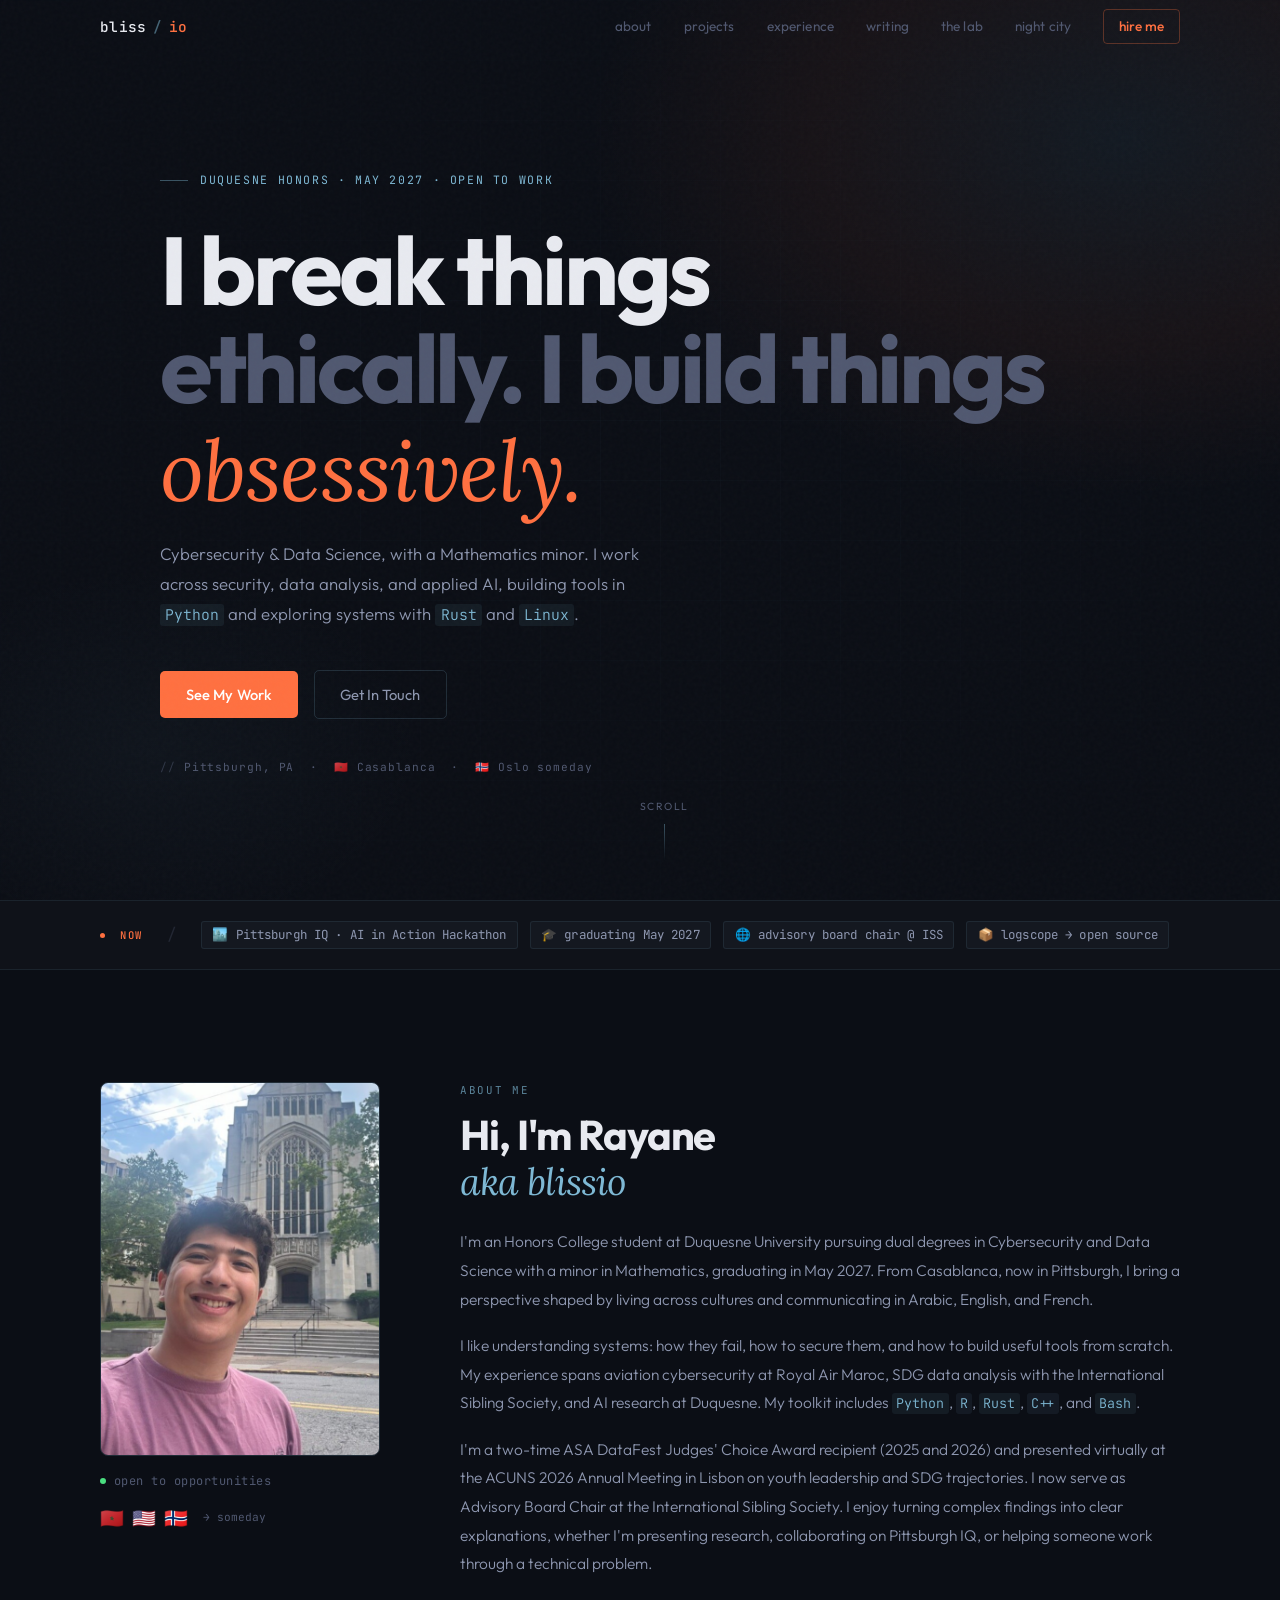
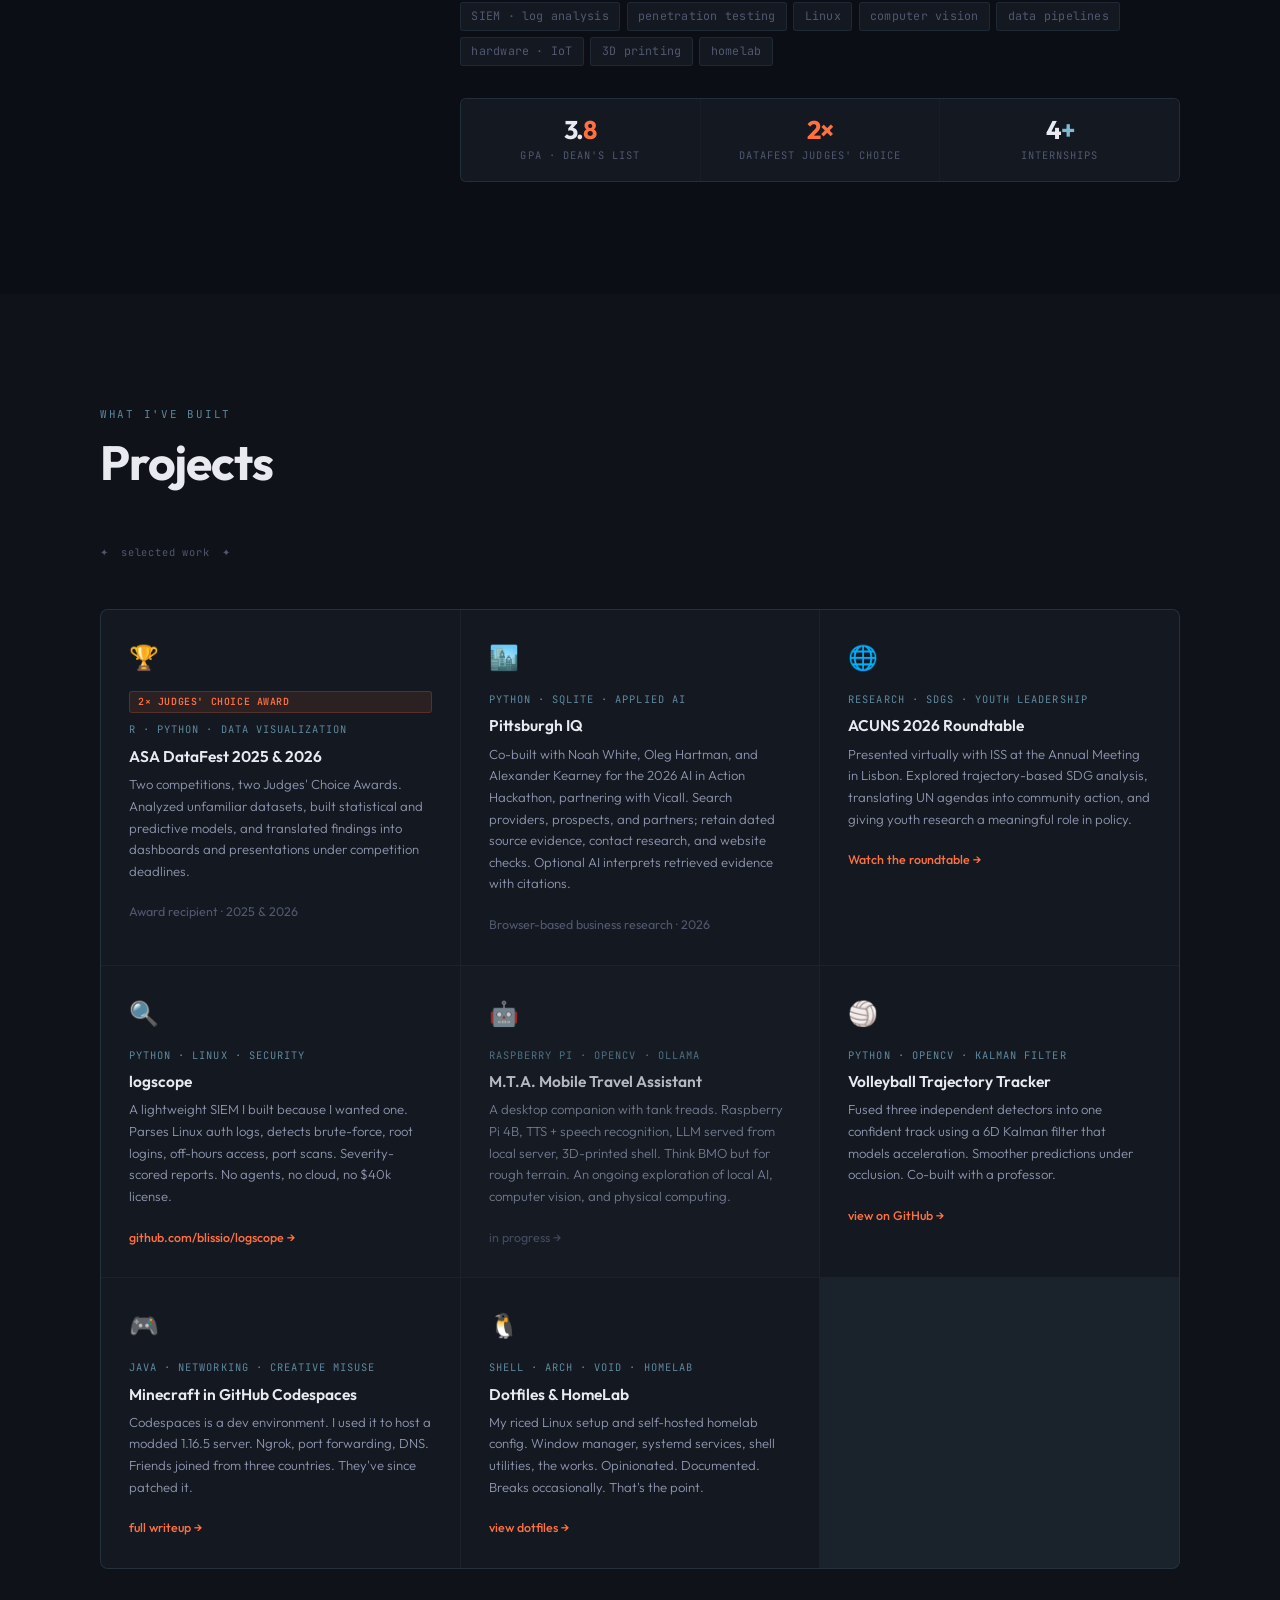
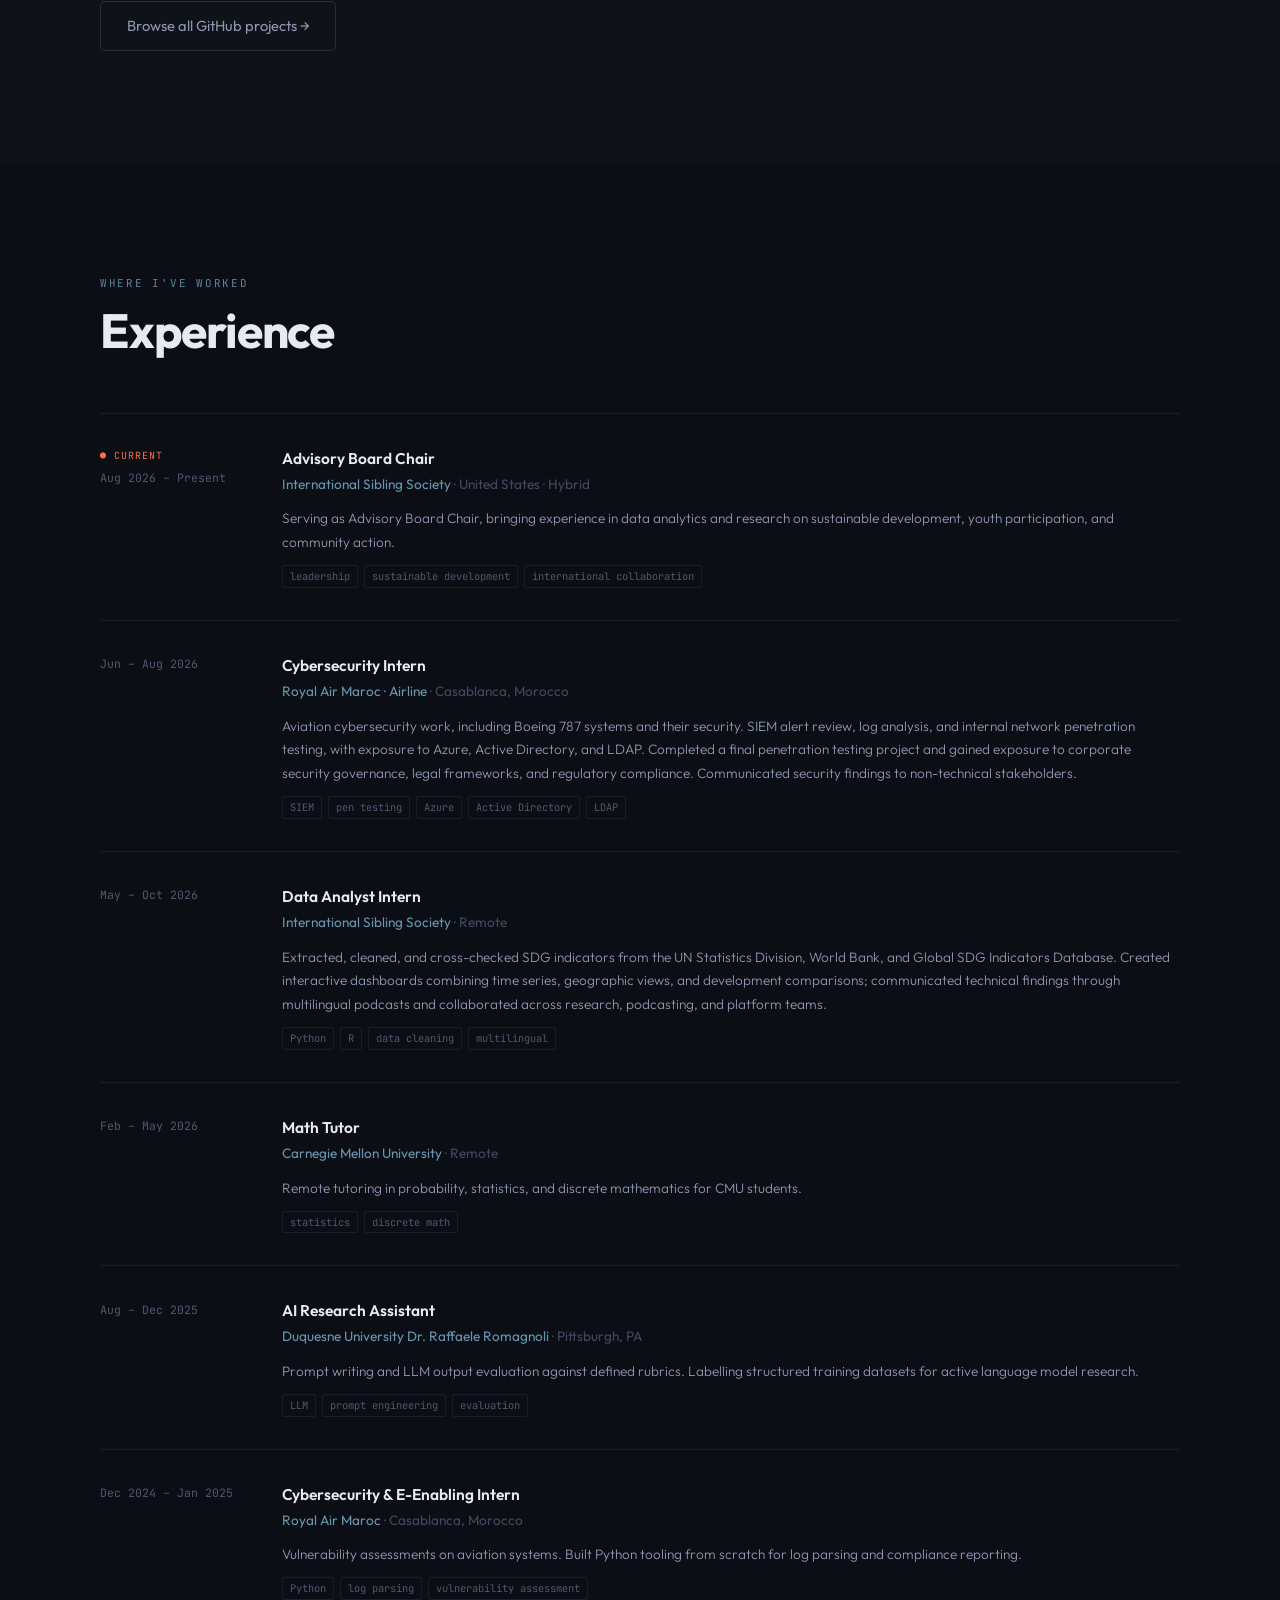
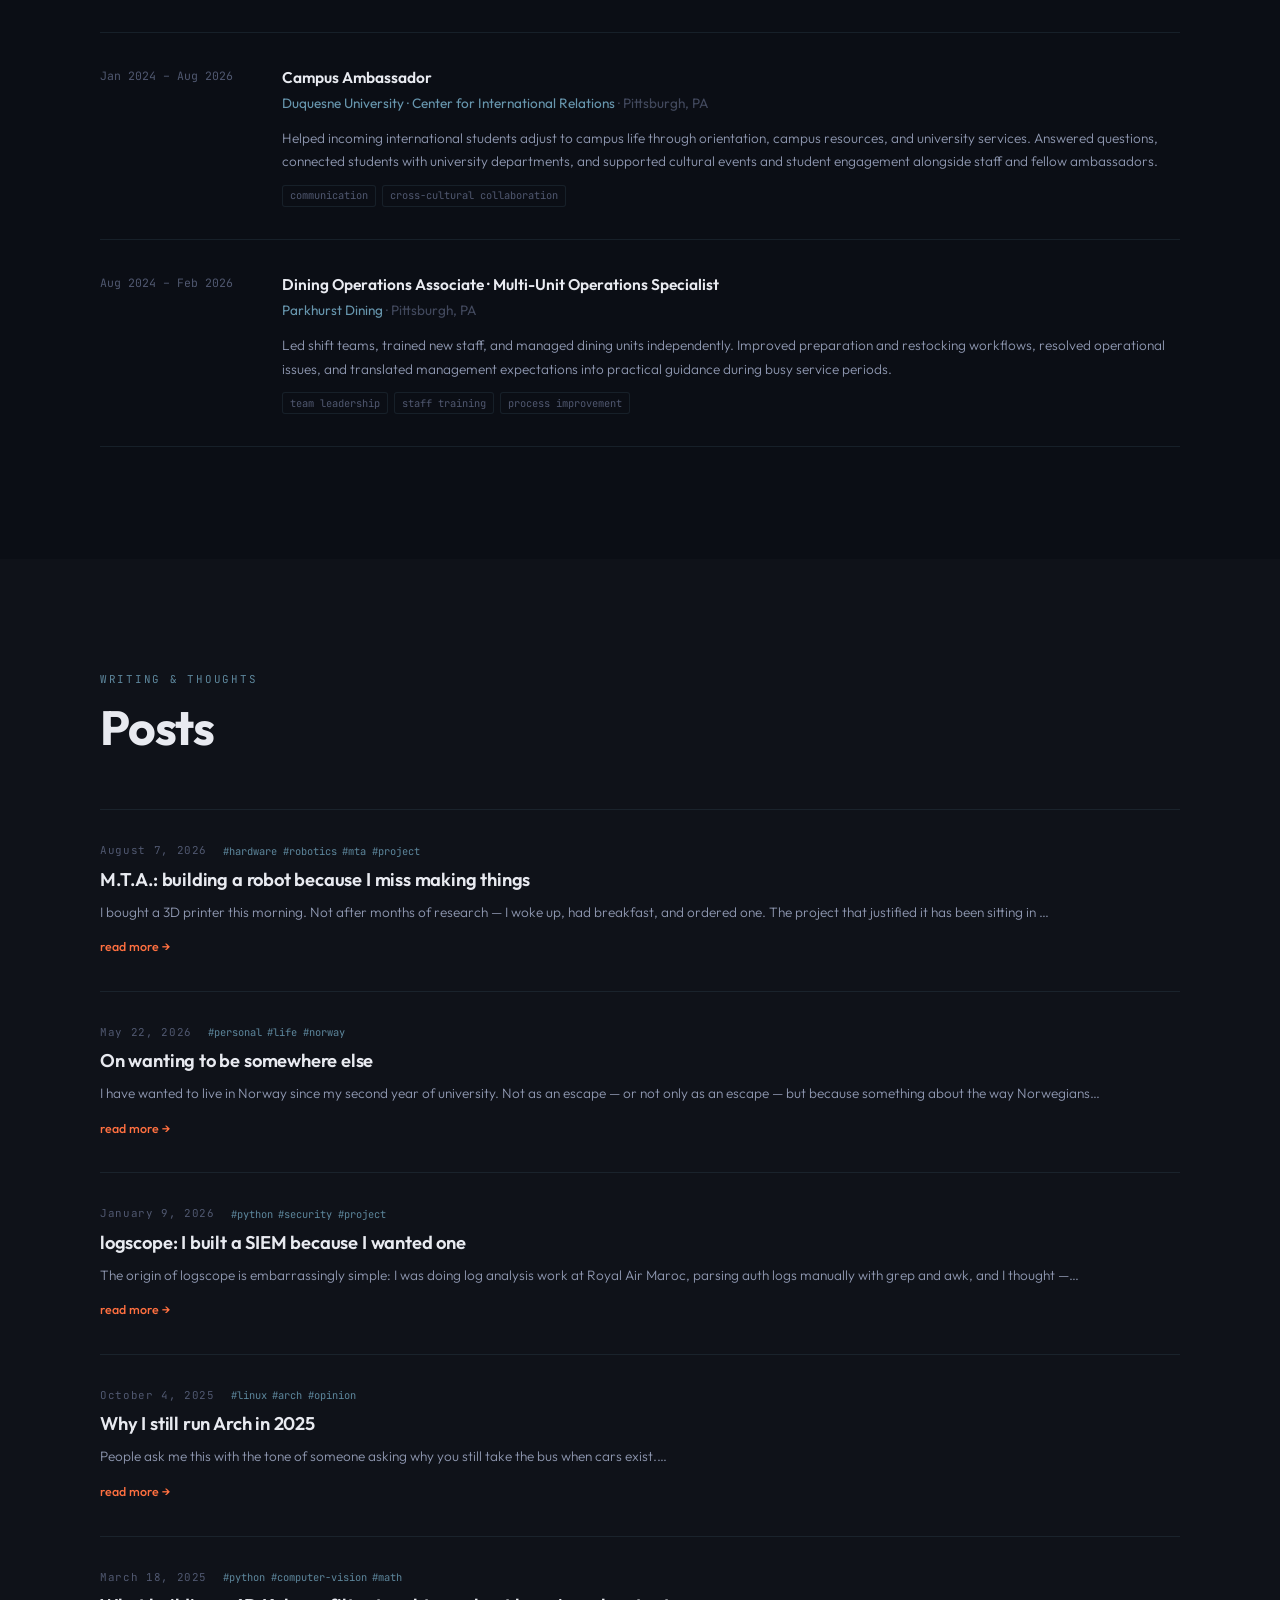
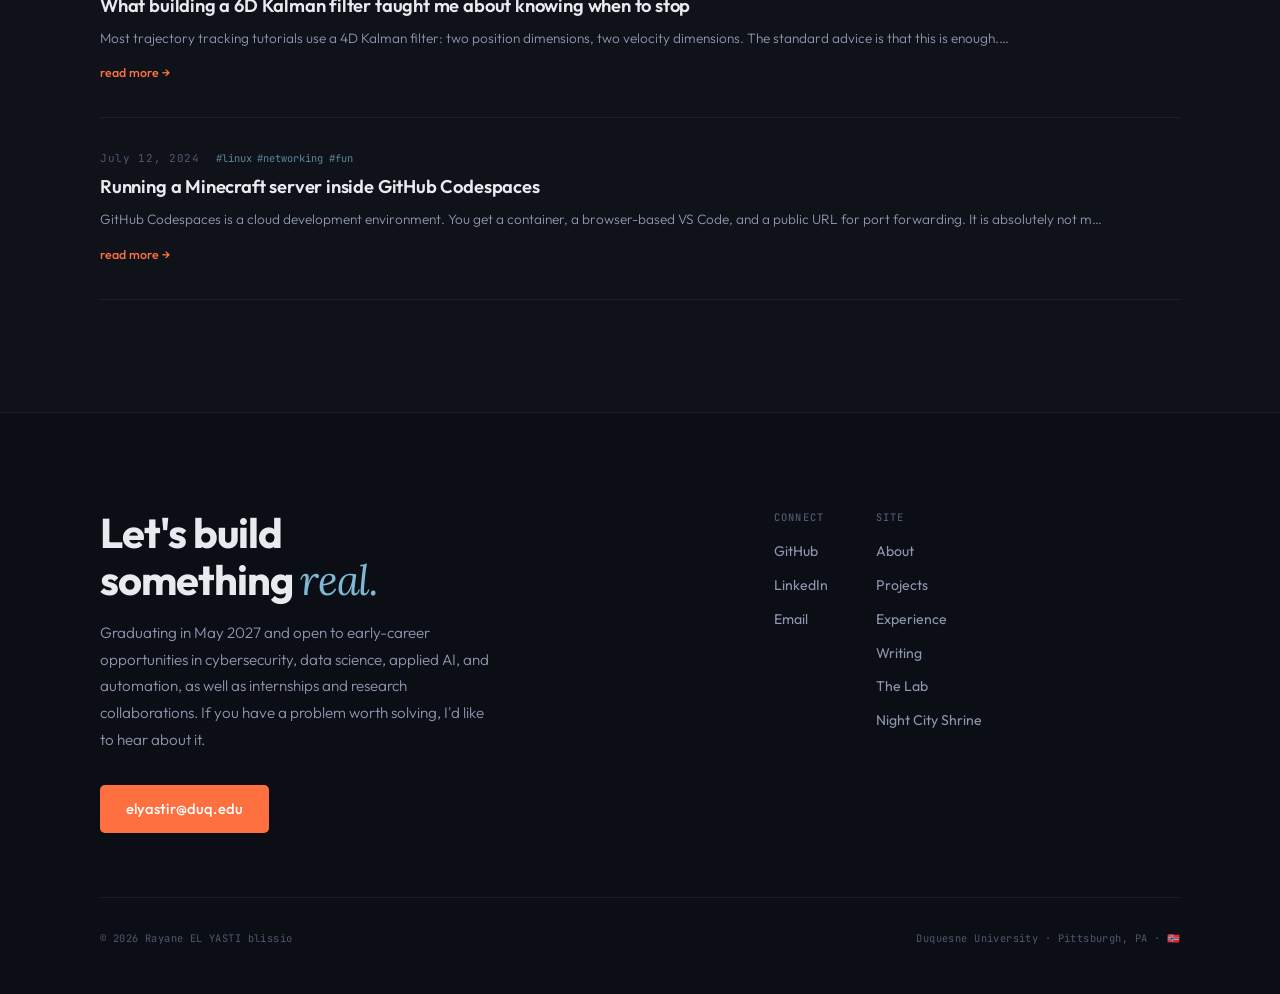
<file: index.html>
<!DOCTYPE html>
<html lang="en">
<head>
    <meta charset="UTF-8">
    <meta name="viewport" content="width=device-width, initial-scale=1.0">
    <title>Rayane EL YASTI  blissio</title>
    <meta name="description" content="Rayane El Yasti: Duquesne Honors student in Cybersecurity and Data Science, mathematics minor, two-time ASA DataFest Judges' Choice recipient. Security, applied AI, and data projects.">
    <link rel="icon" type="image/x-icon" href="icon.png">
    <link href="https://fonts.googleapis.com/css2?family=Outfit:ital,wght@0,300;0,400;0,500;0,600;0,700;1,300;1,400&family=JetBrains+Mono:wght@300;400;500&family=Lora:ital,wght@0,600;1,400;1,600&display=swap" rel="stylesheet">
    <link rel="stylesheet" href="style.css">
</head>
<body>

    <nav class="navbar" id="navbar">
        <div class="nav-inner">
            <a href="#hero" class="nav-logo">
                bliss<span class="nav-logo-slash">/</span><span class="nav-logo-accent">io</span>
            </a>
            <div class="nav-links" id="navLinks">
                <a href="#about">about</a>
                <a href="#projects">projects</a>
                <a href="#experience">experience</a>
                <a href="#posts">writing</a>
                <a href="lab.html">the lab</a><a href="shrine.html">night city</a>
                <a href="#contact" class="nav-cta">hire me</a>
            </div>
            <button class="nav-toggle" id="navToggle" aria-label="Toggle menu">
                <span></span><span></span><span></span>
            </button>
        </div>
    </nav>

    <section class="hero" id="hero">
        <div class="hero-bg">
            <div class="hero-aurora"></div>
            <div class="hero-aurora-2"></div>
            <div class="hero-grid"></div>
        </div>
        <div class="hero-content">
            <div class="hero-eyebrow reveal">
                <span class="eyebrow-line"></span>
                Duquesne Honors · May 2027 · Open to Work
            </div>
            <h1 class="hero-title">
                <span class="line reveal delay-1">I break things</span>
                <span class="line dim reveal delay-2">ethically. I build things</span>
                <span class="line reveal delay-3"><span class="lora-line">obsessively.</span></span>
            </h1>
            <p class="hero-sub reveal delay-3">
                Cybersecurity &amp; Data Science, with a Mathematics minor.
                I work across security, data analysis, and applied AI, building
                tools in <code>Python</code> and exploring systems with <code>Rust</code> and <code>Linux</code>.
            </p>
            <div class="hero-actions reveal delay-4">
                <a href="#projects" class="btn-primary">See My Work</a>
                <a href="mailto:elyastir@duq.edu" class="btn-ghost">Get In Touch</a>
            </div>
            <div class="hero-location reveal delay-4">
                Pittsburgh, PA &nbsp;&middot;&nbsp; 🇲🇦 Casablanca &nbsp;&middot;&nbsp; 🇳🇴 Oslo someday
            </div>
        </div>
        <div class="hero-scroll-hint reveal delay-4">
            <span>scroll</span>
            <div class="scroll-line"></div>
        </div>
    </section>

    <!-- NOW STRIP -->
    <div class="now-strip">
        <div class="now-inner">
            <div class="now-label"><div class="now-dot"></div>&nbsp;now</div>
            <span class="now-sep">/</span>
            <div class="now-items">
                <span class="now-item">🏙️ Pittsburgh IQ · AI in Action Hackathon</span>
                <span class="now-item">🎓 graduating May 2027</span>
                <span class="now-item">🌐 advisory board chair @ ISS</span>
                <span class="now-item">📦 logscope → open source</span>
            </div>
        </div>
    </div>

    <!-- ABOUT -->
    <section class="section" id="about">
        <div class="container">
            <div class="about-layout">
                <div class="about-image-wrap reveal-left">
                    <div class="about-img-frame">
                        <img src="wallhaven-3.jpg" alt="Rayane" class="about-img">
                    </div>
                    <div class="about-badge">
                        <span class="badge-dot"></span>
                        open to opportunities
                    </div>
                    <div class="about-flags">
                        <span class="flag">🇲🇦</span>
                        <span class="flag">🇺🇸</span>
                        <span class="flag">🇳🇴</span>
                        <span class="flag-label">&nbsp;→ someday</span>
                    </div>
                </div>
                <div class="about-text reveal-right">
                    <div class="section-label">about me</div>
                    <h2>Hi, I'm Rayane <br><em>aka blissio</em></h2>
                    <p>I'm an Honors College student at Duquesne University pursuing dual degrees in Cybersecurity and Data Science with a minor in Mathematics, graduating in May 2027. From Casablanca, now in Pittsburgh, I bring a perspective shaped by living across cultures and communicating in Arabic, English, and French.</p>
                    <p>I like understanding systems: how they fail, how to secure them, and how to build useful tools from scratch. My experience spans aviation cybersecurity at Royal Air Maroc, SDG data analysis with the International Sibling Society, and AI research at Duquesne. My toolkit includes <code>Python</code>, <code>R</code>, <code>Rust</code>, <code>C++</code>, and <code>Bash</code>.</p>
                    <p>I'm a two-time ASA DataFest Judges' Choice Award recipient (2025 and 2026) and presented virtually at the ACUNS 2026 Annual Meeting in Lisbon on youth leadership and SDG trajectories. I now serve as Advisory Board Chair at the International Sibling Society. I enjoy turning complex findings into clear explanations, whether I'm presenting research, collaborating on Pittsburgh IQ, or helping someone work through a technical problem.</p>
                    <div class="about-chips">
                        <span class="chip">SIEM · log analysis</span>
                        <span class="chip">penetration testing</span>
                        <span class="chip">Linux</span>
                        <span class="chip">computer vision</span>
                        <span class="chip">data pipelines</span>
                        <span class="chip">hardware · IoT</span>
                        <span class="chip">3D printing</span>
                        <span class="chip">homelab</span>
                    </div>
                    <div class="stats-row">
                        <div class="stat-cell">
                            <div class="stat-num">3.<span class="acc">8</span></div>
                            <div class="stat-label">GPA · Dean's List</div>
                        </div>
                        <div class="stat-cell">
                            <div class="stat-num"><span class="acc">2×</span></div>
                            <div class="stat-label">DataFest Judges' Choice</div>
                        </div>
                        <div class="stat-cell">
                            <div class="stat-num">4<span class="fj">+</span></div>
                            <div class="stat-label">internships</div>
                        </div>
                    </div>
                </div>
            </div>
        </div>
    </section>

    <!-- PROJECTS -->
    <section class="section section-alt" id="projects">
        <div class="container">
            <div class="section-header reveal">
                <div class="section-label">what I've built</div>
                <h2>Projects</h2>
            </div>
            <div class="indie-rule reveal">selected work</div>
            <div class="projects-grid">
                <div class="project-card reveal" id="datafest">
                    <span class="project-emoji">🏆</span>
                    <span class="project-award">2× JUDGES' CHOICE AWARD</span>
                    <span class="project-tag">R · Python · Data visualization</span>
                    <h3>ASA DataFest 2025 &amp; 2026</h3>
                    <p>Two competitions, two Judges' Choice Awards. Analyzed unfamiliar datasets, built statistical and predictive models, and translated findings into dashboards and presentations under competition deadlines.</p>
                    <span class="project-wip-link">Award recipient · 2025 &amp; 2026</span>
                </div>

                <div class="project-card reveal delay-1">
                    <span class="project-emoji">🏙️</span>
                    <span class="project-tag">Python · SQLite · Applied AI</span>
                    <h3>Pittsburgh IQ</h3>
                    <p>Co-built with Noah White, Oleg Hartman, and Alexander Kearney for the 2026 AI in Action Hackathon, partnering with Vicall. Search providers, prospects, and partners; retain dated source evidence, contact research, and website checks. Optional AI interprets retrieved evidence with citations.</p>
                    <span class="project-wip-link">Browser-based business research · 2026</span>
                </div>



                <a class="project-card reveal delay-2" href="https://lnkd.in/epdrDZHY" target="_blank" rel="noopener">
                    <span class="project-emoji">🌐</span>
                    <span class="project-tag">Research · SDGs · Youth leadership</span>
                    <h3>ACUNS 2026 Roundtable</h3>
                    <p>Presented virtually with ISS at the Annual Meeting in Lisbon. Explored trajectory-based SDG analysis, translating UN agendas into community action, and giving youth research a meaningful role in policy.</p>
                    <span class="project-link">Watch the roundtable →</span>
                </a>

                <a class="project-card reveal" href="https://github.com/blissio/logscope" target="_blank" rel="noopener">
                    <span class="project-emoji">🔍</span>
                    <span class="project-tag">Python · Linux · Security</span>
                    <h3>logscope</h3>
                    <p>A lightweight SIEM I built because I wanted one. Parses Linux auth logs, detects brute-force, root logins, off-hours access, port scans. Severity-scored reports. No agents, no cloud, no $40k license.</p>
                    <span class="project-link">github.com/blissio/logscope →</span>
                </a>

                <div class="project-card wip reveal delay-1">
                    <span class="project-emoji">🤖</span>
                    <span class="project-tag">Raspberry Pi · OpenCV · Ollama</span>
                    <h3>M.T.A.  Mobile Travel Assistant</h3>
                    <p>A desktop companion with tank treads. Raspberry Pi 4B, TTS + speech recognition, LLM served from local server, 3D-printed shell. Think BMO but for rough terrain. An ongoing exploration of local AI, computer vision, and physical computing.</p>
                    <span class="project-wip-link">in progress →</span>
                </div>

                <a class="project-card reveal delay-2" href="https://github.com/blissio/Project-Camera-detection" target="_blank" rel="noopener">
                    <span class="project-emoji">🏐</span>
                    <span class="project-tag">Python · OpenCV · Kalman Filter</span>
                    <h3>Volleyball Trajectory Tracker</h3>
                    <p>Fused three independent detectors into one confident track using a 6D Kalman filter that models acceleration. Smoother predictions under occlusion. Co-built with a professor.</p>
                    <span class="project-link">view on GitHub →</span>
                </a>



                <a class="project-card reveal delay-1" href="https://github.com/blissio/gitcraft" target="_blank" rel="noopener">
                    <span class="project-emoji">🎮</span>
                    <span class="project-tag">Java · Networking · Creative misuse</span>
                    <h3>Minecraft in GitHub Codespaces</h3>
                    <p>Codespaces is a dev environment. I used it to host a modded 1.16.5 server. Ngrok, port forwarding, DNS. Friends joined from three countries. They've since patched it.</p>
                    <span class="project-link">full writeup →</span>
                </a>

                <a class="project-card reveal delay-2" href="https://github.com/blissio/Dotfiles" target="_blank" rel="noopener">
                    <span class="project-emoji">🐧</span>
                    <span class="project-tag">Shell · Arch · Void · Homelab</span>
                    <h3>Dotfiles &amp; HomeLab</h3>
                    <p>My riced Linux setup and self-hosted homelab config. Window manager, systemd services, shell utilities, the works. Opinionated. Documented. Breaks occasionally. That's the point.</p>
                    <span class="project-link">view dotfiles →</span>
                </a>

            </div>
            <p style="margin-top:2rem;"><a href="projects.html" class="btn-ghost">Browse all GitHub projects →</a></p>
        </div>
    </section>

    <!-- EXPERIENCE -->
    <section class="section" id="experience">
        <div class="container">
            <div class="section-header reveal">
                <div class="section-label">where I've worked</div>
                <h2>Experience</h2>
            </div>
            <div class="exp-list">
                <div class="exp-item reveal">
                    <div class="exp-date"><span class="exp-now">● current</span>Aug 2026 – Present</div>
                    <div>
                        <div class="exp-role">Advisory Board Chair</div>
                        <div class="exp-org">International Sibling Society <span>· United States · Hybrid</span></div>
                        <div class="exp-body">Serving as Advisory Board Chair, bringing experience in data analytics and research on sustainable development, youth participation, and community action.</div>
                        <div class="exp-tags"><span class="exp-tag">leadership</span><span class="exp-tag">sustainable development</span><span class="exp-tag">international collaboration</span></div>
                    </div>
                </div>


                <div class="exp-item reveal">
                    <div class="exp-date">Jun – Aug 2026</div>
                    <div>
                        <div class="exp-role">Cybersecurity Intern</div>
                        <div class="exp-org">Royal Air Maroc · Airline <span>· Casablanca, Morocco</span></div>
                        <div class="exp-body">Aviation cybersecurity work, including Boeing 787 systems and their security. SIEM alert review, log analysis, and internal network penetration testing, with exposure to Azure, Active Directory, and LDAP. Completed a final penetration testing project and gained exposure to corporate security governance, legal frameworks, and regulatory compliance. Communicated security findings to non-technical stakeholders.</div>
                        <div class="exp-tags">
                            <span class="exp-tag">SIEM</span><span class="exp-tag">pen testing</span><span class="exp-tag">Azure</span><span class="exp-tag">Active Directory</span><span class="exp-tag">LDAP</span>
                        </div>
                    </div>
                </div>

                <div class="exp-item reveal">
                    <div class="exp-date">May – Oct 2026</div>
                    <div>
                        <div class="exp-role">Data Analyst Intern</div>
                        <div class="exp-org">International Sibling Society <span>· Remote</span></div>
                        <div class="exp-body">Extracted, cleaned, and cross-checked SDG indicators from the UN Statistics Division, World Bank, and Global SDG Indicators Database. Created interactive dashboards combining time series, geographic views, and development comparisons; communicated technical findings through multilingual podcasts and collaborated across research, podcasting, and platform teams.</div>
                        <div class="exp-tags">
                            <span class="exp-tag">Python</span><span class="exp-tag">R</span><span class="exp-tag">data cleaning</span><span class="exp-tag">multilingual</span>
                        </div>
                    </div>
                </div>

                <div class="exp-item reveal">
                    <div class="exp-date">Feb – May 2026</div>
                    <div>
                        <div class="exp-role">Math Tutor</div>
                        <div class="exp-org">Carnegie Mellon University <span>· Remote</span></div>
                        <div class="exp-body">Remote tutoring in probability, statistics, and discrete mathematics for CMU students.</div>
                        <div class="exp-tags"><span class="exp-tag">statistics</span><span class="exp-tag">discrete math</span></div>
                    </div>
                </div>

                <div class="exp-item reveal">
                    <div class="exp-date">Aug – Dec 2025</div>
                    <div>
                        <div class="exp-role">AI Research Assistant</div>
                        <div class="exp-org">Duquesne University  Dr. Raffaele Romagnoli <span>· Pittsburgh, PA</span></div>
                        <div class="exp-body">Prompt writing and LLM output evaluation against defined rubrics. Labelling structured training datasets for active language model research.</div>
                        <div class="exp-tags"><span class="exp-tag">LLM</span><span class="exp-tag">prompt engineering</span><span class="exp-tag">evaluation</span></div>
                    </div>
                </div>

                <div class="exp-item reveal">
                    <div class="exp-date">Dec 2024 – Jan 2025</div>
                    <div>
                        <div class="exp-role">Cybersecurity &amp; E-Enabling Intern</div>
                        <div class="exp-org">Royal Air Maroc <span>· Casablanca, Morocco</span></div>
                        <div class="exp-body">Vulnerability assessments on aviation systems. Built Python tooling from scratch for log parsing and compliance reporting.</div>
                        <div class="exp-tags"><span class="exp-tag">Python</span><span class="exp-tag">log parsing</span><span class="exp-tag">vulnerability assessment</span></div>
                    </div>
                </div>

                <div class="exp-item reveal">
                    <div class="exp-date">Jan 2024 – Aug 2026</div>
                    <div>
                        <div class="exp-role">Campus Ambassador</div>
                        <div class="exp-org">Duquesne University · Center for International Relations <span>· Pittsburgh, PA</span></div>
                        <div class="exp-body">Helped incoming international students adjust to campus life through orientation, campus resources, and university services. Answered questions, connected students with university departments, and supported cultural events and student engagement alongside staff and fellow ambassadors.</div>
                        <div class="exp-tags"><span class="exp-tag">communication</span><span class="exp-tag">cross-cultural collaboration</span></div>
                    </div>
                </div>

                <div class="exp-item reveal">
                    <div class="exp-date">Aug 2024 – Feb 2026</div>
                    <div>
                        <div class="exp-role">Dining Operations Associate · Multi-Unit Operations Specialist</div>
                        <div class="exp-org">Parkhurst Dining <span>· Pittsburgh, PA</span></div>
                        <div class="exp-body">Led shift teams, trained new staff, and managed dining units independently. Improved preparation and restocking workflows, resolved operational issues, and translated management expectations into practical guidance during busy service periods.</div>
                        <div class="exp-tags"><span class="exp-tag">team leadership</span><span class="exp-tag">staff training</span><span class="exp-tag">process improvement</span></div>
                    </div>
                </div>

            </div>
        </div>
    </section>

    <!-- POSTS -->
    <section class="section section-alt" id="posts">
        <div class="container">
            <div class="section-header reveal">
                <div class="section-label">writing &amp; thoughts</div>
                <h2>Posts</h2>
            </div>
            <div class="posts-list" id="posts-list">
                <div style="color:var(--text-3);font-size:0.85rem;font-family:'JetBrains Mono',monospace;padding:2rem 0;">loading...</div>
            </div>
        </div>
    </section>

    <!-- Post Modal -->
    <div class="post-modal" id="postModal">
        <div class="modal-backdrop" id="modalBackdrop"></div>
        <div class="modal-panel">
            <button class="modal-close" id="modalClose">✕</button>
            <div class="modal-body" id="modalBody"></div>
        </div>
    </div>

    <!-- FOOTER -->
    <footer class="footer" id="contact">
        <div class="container">
            <div class="footer-inner reveal">
                <div class="footer-left">
                    <h2 class="footer-headline">Let's build<br>something <em>real.</em></h2>
                    <p>Graduating in May 2027 and open to early-career opportunities in cybersecurity, data science, applied AI, and automation, as well as internships and research collaborations. If you have a problem worth solving, I'd like to hear about it.</p>
                    <a href="mailto:elyastir@duq.edu" class="btn-primary" style="margin-top:2rem;display:inline-block;">elyastir@duq.edu</a>
                </div>
                <div class="footer-links">
                    <div class="footer-col">
                        <div class="footer-col-label">connect</div>
                        <a href="https://github.com/blissio" target="_blank">GitHub</a>
                        <a href="https://linkedin.com/in/rayaneelyasti" target="_blank">LinkedIn</a>
                        <a href="mailto:elyastir@duq.edu">Email</a>
                    </div>
                    <div class="footer-col">
                        <div class="footer-col-label">site</div>
                        <a href="#about">About</a>
                        <a href="#projects">Projects</a>
                        <a href="#experience">Experience</a>
                        <a href="#posts">Writing</a>
                        <a href="lab.html">The Lab</a><a href="shrine.html">Night City Shrine</a>
                    </div>
                </div>
            </div>
            <div class="footer-bottom">
                <span>© 2026 Rayane EL YASTI  blissio</span>
                <span>Duquesne University · Pittsburgh, PA · 🇳🇴</span>
            </div>
        </div>
    </footer>

    <script>
    // REVEAL
    var obs = new IntersectionObserver(function(entries) {
        entries.forEach(function(e) {
            if (e.isIntersecting) { e.target.classList.add('in-view'); obs.unobserve(e.target); }
        });
    }, { threshold: 0.07, rootMargin: '0px 0px -40px 0px' });
    document.querySelectorAll('.reveal,.reveal-left,.reveal-right').forEach(function(el){ obs.observe(el); });

    // NAVBAR
    var navbar = document.getElementById('navbar');
    window.addEventListener('scroll', function(){ navbar.classList.toggle('scrolled', window.scrollY > 60); });
    document.getElementById('navToggle').addEventListener('click', function(){
        document.getElementById('navLinks').classList.toggle('open');
    });
    document.querySelectorAll('a[href^="#"]').forEach(function(a){
        a.addEventListener('click', function(e){
            var t = document.querySelector(this.getAttribute('href'));
            if(t){ e.preventDefault(); t.scrollIntoView({behavior:'smooth',block:'start'}); document.getElementById('navLinks').classList.remove('open'); }
        });
    });

    // POSTS
    function loadPosts(){
        var list = document.getElementById('posts-list');
        fetch('posts.json').then(function(r){return r.json();}).then(function(posts){
            list.innerHTML='';
            var sorted = posts.slice().reverse();
            sorted.forEach(function(post,i){
                var item = document.createElement('div');
                item.className='post-item reveal delay-'+(i%3);
                var date = new Date(post.date).toLocaleDateString('en-US',{year:'numeric',month:'long',day:'numeric'});
                var tags = post.tags.map(function(t){return '<span class="post-tag">#'+t+'</span>';}).join('');
                var ex = post.body.split('\n')[0].slice(0,160)+'…';
                item.innerHTML='<div class="post-item-inner" onclick="openPost(\''+post.id+'\')">'+
                    '<div class="post-meta"><span class="post-date">'+date+'</span><div class="post-tags">'+tags+'</div></div>'+
                    '<h3 class="post-title">'+post.title+'</h3>'+
                    '<p class="post-excerpt">'+ex+'</p>'+
                    '<span class="post-read-more">read more →</span>'+
                    '</div>';
                list.appendChild(item);
                obs.observe(item);
            });
            window._posts=posts;
        }).catch(function(){
            document.getElementById('posts-list').innerHTML='<p style="color:var(--text-3);padding:2rem 0;font-family:\'JetBrains Mono\',monospace;font-size:0.8rem;">// posts.json not found</p>';
        });
    }

    function openPost(id){
        var posts=window._posts; if(!posts) return;
        var post=null; for(var i=0;i<posts.length;i++){if(posts[i].id===id){post=posts[i];break;}}
        if(!post) return;
        var date=new Date(post.date).toLocaleDateString('en-US',{year:'numeric',month:'long',day:'numeric'});
        var tags=post.tags.map(function(t){return '<span class="post-tag">#'+t+'</span>';}).join('');
        var body=post.body.split('\n').map(function(p){return p.trim()?'<p>'+p+'</p>':'';}).join('');
        document.getElementById('modalBody').innerHTML=
            '<div class="modal-meta"><span class="post-date" style="font-family:\'JetBrains Mono\',monospace;font-size:0.7rem;color:var(--text-3);">'+date+'</span><div class="post-tags">'+tags+'</div></div>'+
            '<h2 class="modal-title">'+post.title+'</h2>'+
            '<div class="modal-content">'+body+'</div>';
        document.getElementById('postModal').classList.add('open');
        document.body.style.overflow='hidden';
    }
    function closePost(){document.getElementById('postModal').classList.remove('open');document.body.style.overflow='';}
    document.getElementById('modalClose').addEventListener('click',closePost);
    document.getElementById('modalBackdrop').addEventListener('click',closePost);
    document.addEventListener('keydown',function(e){if(e.key==='Escape')closePost();});

    // CURSOR TRAIL (fjord blue)
    var lt=0;
    document.addEventListener('mousemove',function(e){
        var now=Date.now();
        if(now-lt>50){
            var t=document.createElement('div'); t.className='cursor-trail';
            t.style.left=e.pageX+'px'; t.style.top=e.pageY+'px';
            document.body.appendChild(t);
            setTimeout(function(){if(t.parentNode)t.parentNode.removeChild(t);},700);
            lt=now;
        }
    });

    document.addEventListener('DOMContentLoaded',function(){ loadPosts(); });
    </script>
</body>
</html>
</file>
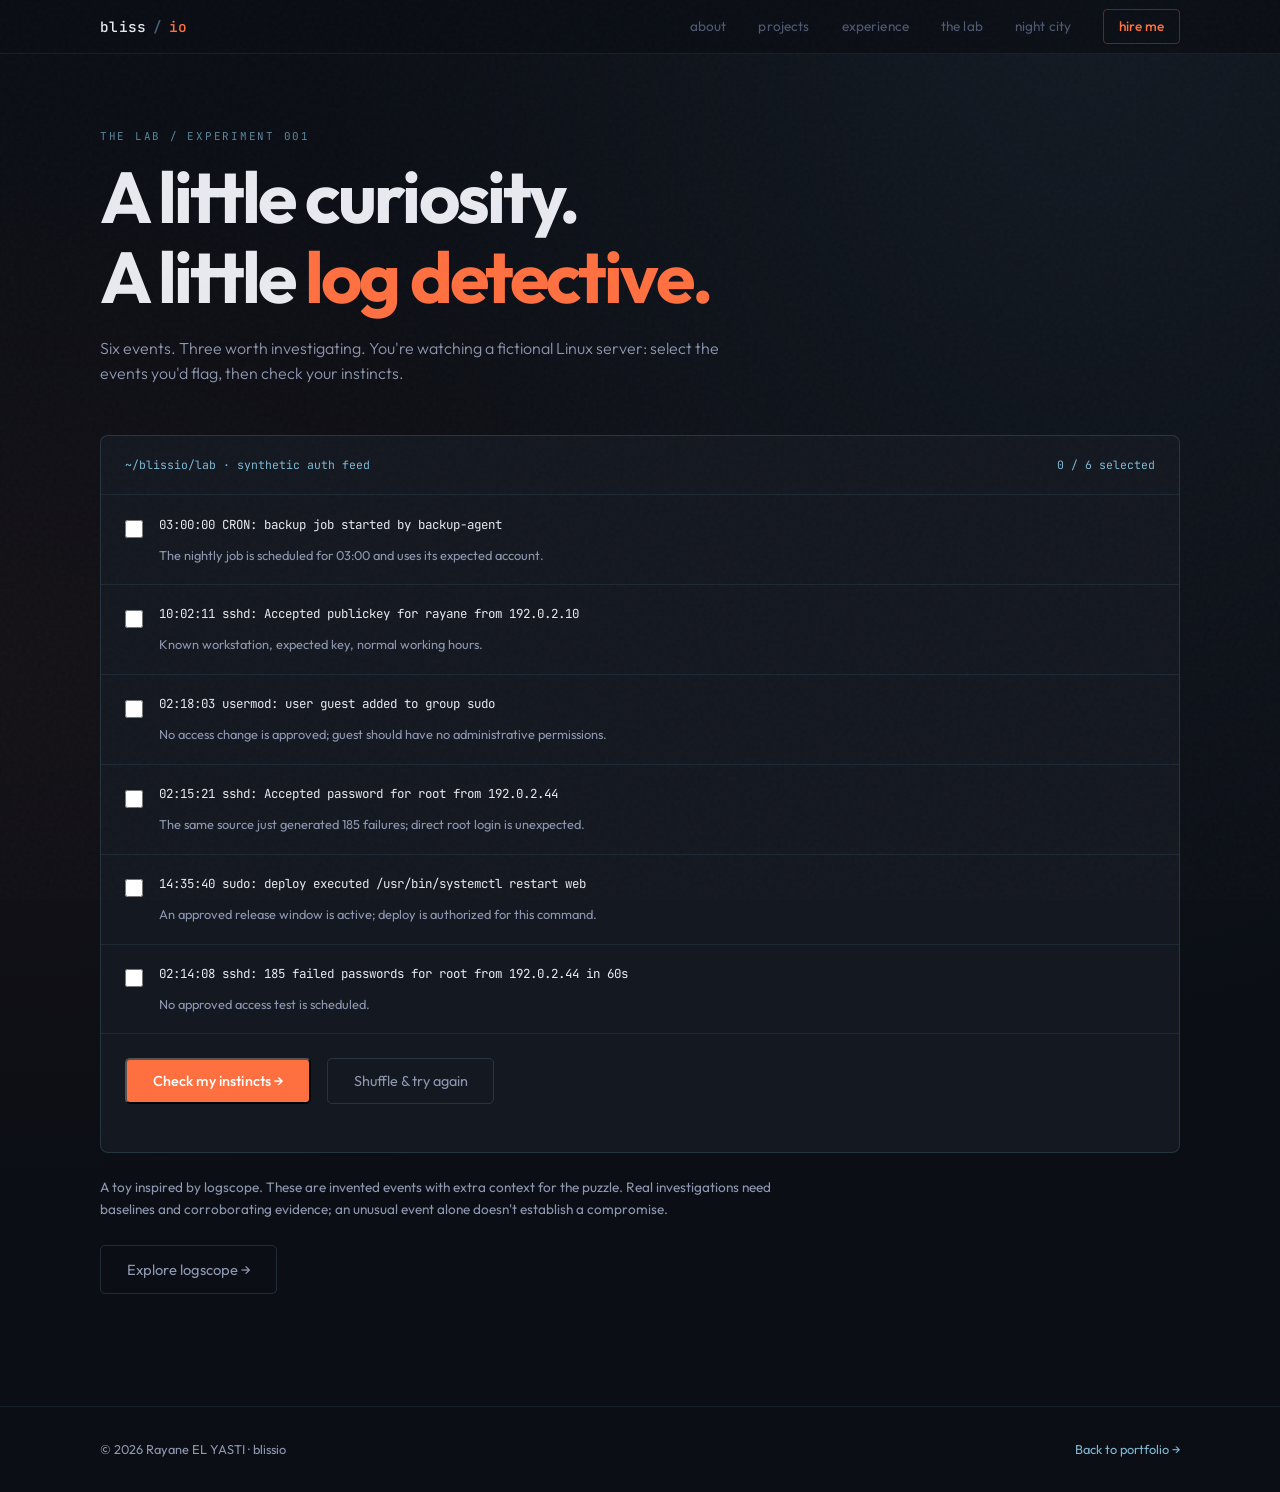
<file: lab.html>
<!DOCTYPE html>
<html lang="en"><head><meta charset="UTF-8"><meta name="viewport" content="width=device-width,initial-scale=1"><title>The Lab · blissio</title><meta name="description" content="Play Log Detective: a small security puzzle by Rayane El Yasti."><link rel="icon" href="icon.png"><link rel="stylesheet" href="style.css"><link href="https://fonts.googleapis.com/css2?family=Outfit:wght@300;400;500;600;700&family=JetBrains+Mono:wght@400;500&display=swap" rel="stylesheet"><style>
.lab-heading { font-size:clamp(2.5rem,6vw,4.5rem);letter-spacing:-.04em;line-height:1.1; }
.lab-heading em { color:var(--accent);font-style:normal; }
.lab-panel { margin-top:3rem;border:1px solid var(--border-2);border-radius:8px;overflow:hidden;background:var(--bg-card); }
.lab-toolbar { padding:1.25rem 1.5rem;border-bottom:1px solid var(--border);display:flex;justify-content:space-between;gap:1rem;flex-wrap:wrap;font-family:'JetBrains Mono',monospace;font-size:.72rem;color:var(--fjord); }
.event { display:block;padding:1.2rem 1.5rem;border-bottom:1px solid var(--border);cursor:pointer; }
.event:hover { background:var(--bg-card-2); }
.event-line { display:flex;align-items:flex-start;gap:1rem; }
.event input { accent-color:var(--accent);margin-top:.35rem;flex:none;width:18px;height:18px; }
.event code { font-family:'JetBrains Mono',monospace;font-size:.78rem;overflow-wrap:anywhere;color:var(--text); }
.event small { display:block;color:var(--text-2);margin:.4rem 0 0 2.1rem;font-size:.8rem; }
.verdict { margin:.7rem 0 0 2.1rem;color:var(--fjord);font-size:.85rem; }
.lab-actions { padding:1.5rem;display:flex;gap:1rem;flex-wrap:wrap; }
.lab-actions button { font-family:inherit;cursor:pointer;font-size:.9rem; }
.result { padding:0 1.5rem 1.5rem;color:var(--fjord); }
.lab-note { color:var(--text-2);font-size:.85rem;margin-top:1.5rem;max-width:700px; }
</style></head><body class="inner-page"><nav class="navbar scrolled" id="navbar"><div class="nav-inner">
<a href="index.html" class="nav-logo">bliss<span class="nav-logo-slash">/</span><span class="nav-logo-accent">io</span></a>
<div class="nav-links" id="navLinks"><a href="index.html#about">about</a><a href="projects.html">projects</a><a href="index.html#experience">experience</a><a href="lab.html">the lab</a><a href="shrine.html">night city</a><a href="index.html#contact" class="nav-cta">hire me</a></div>
<button class="nav-toggle" id="navToggle" aria-label="Toggle menu" aria-expanded="false"><span></span><span></span><span></span></button></div></nav>
<main class="section page-main"><div class="container"><div class="section-label">the lab / experiment 001</div><h1 class="lab-heading">A little curiosity.<br>A little <em>log detective.</em></h1><p class="page-intro">Six events. Three worth investigating. You're watching a fictional Linux server: select the events you'd flag, then check your instincts.</p>
<div class="lab-panel"><div class="lab-toolbar"><span>~/blissio/lab · synthetic auth feed</span><span id="selection">0 / 6 selected</span></div><form id="game"><div id="events"></div><div class="lab-actions"><button class="btn-primary" type="submit">Check my instincts →</button><button class="btn-ghost" type="button" id="reset">Shuffle &amp; try again</button></div><div class="result" id="result" role="status" aria-live="polite"></div></form></div><p class="lab-note">A toy inspired by logscope. These are invented events with extra context for the puzzle. Real investigations need baselines and corroborating evidence; an unusual event alone doesn't establish a compromise.</p><a href="https://github.com/blissio/logscope" class="btn-ghost" style="margin-top:1.5rem">Explore logscope →</a></div></main><footer class="page-footer"><div class="container"><span>© 2026 Rayane EL YASTI · blissio</span><a href="index.html">Back to portfolio →</a></div></footer>
<script>document.getElementById('navToggle').addEventListener('click',function(){var open=document.getElementById('navLinks').classList.toggle('open');this.setAttribute('aria-expanded',String(open));});
const scenarios=[
{log:'02:14:08 sshd: 185 failed passwords for root from 192.0.2.44 in 60s',context:'No approved access test is scheduled.',flag:true,why:'The concentrated failures targeting root warrant investigation for brute-force activity.'},
{log:'10:02:11 sshd: Accepted publickey for rayane from 192.0.2.10',context:'Known workstation, expected key, normal working hours.',flag:false,why:'This matches the supplied access baseline. Keep the audit record; no additional flag is needed for this puzzle.'},
{log:'02:15:21 sshd: Accepted password for root from 192.0.2.44',context:'The same source just generated 185 failures; direct root login is unexpected.',flag:true,why:'A successful root login after concentrated failures is a high-priority event to investigate.'},
{log:'03:00:00 CRON: backup job started by backup-agent',context:'The nightly job is scheduled for 03:00 and uses its expected account.',flag:false,why:'The time and account match the documented backup schedule.'},
{log:'14:35:40 sudo: deploy executed /usr/bin/systemctl restart web',context:'An approved release window is active; deploy is authorized for this command.',flag:false,why:'This is consistent with an authorized deployment. Context prevents unnecessary alerts.'},
{log:'02:18:03 usermod: user guest added to group sudo',context:'No access change is approved; guest should have no administrative permissions.',flag:true,why:'An unexpected administrative privilege change warrants investigation, especially alongside the earlier login.'}
];
let round=[];
function render(){round=scenarios.slice();for(let i=round.length-1;i>0;i--){const j=Math.floor(Math.random()*(i+1));[round[i],round[j]]=[round[j],round[i]];}
const root=document.getElementById('events');root.replaceChildren();round.forEach((event,i)=>{const label=document.createElement('label');label.className='event';const line=document.createElement('div');line.className='event-line';const box=document.createElement('input');box.type='checkbox';box.name='event';box.value=i;const code=document.createElement('code');code.textContent=event.log;line.append(box,code);const context=document.createElement('small');context.textContent=event.context;label.append(line,context);root.append(label);});document.getElementById('result').textContent='';update();}
function update(){document.getElementById('selection').textContent=document.querySelectorAll('[name=event]:checked').length+' / 6 selected';}
document.getElementById('events').addEventListener('change',update);
document.getElementById('game').addEventListener('submit',function(e){e.preventDefault();let correct=0;document.querySelectorAll('.event').forEach((label,i)=>{const box=label.querySelector('input');const matched=box.checked===round[i].flag;if(matched)correct++;let verdict=label.querySelector('.verdict');if(!verdict){verdict=document.createElement('p');verdict.className='verdict';label.append(verdict);}verdict.textContent=(round[i].flag?'Investigate. ':'Expected activity. ')+round[i].why;box.disabled=true;});document.getElementById('result').textContent=correct+' / 6 decisions matched. '+(correct===6?'Sharp eyes. You caught all three signals without flagging the routine activity.':'Review the context above, then shuffle for another round.');});
document.getElementById('reset').addEventListener('click',render);render();
</script></body></html>
</file>
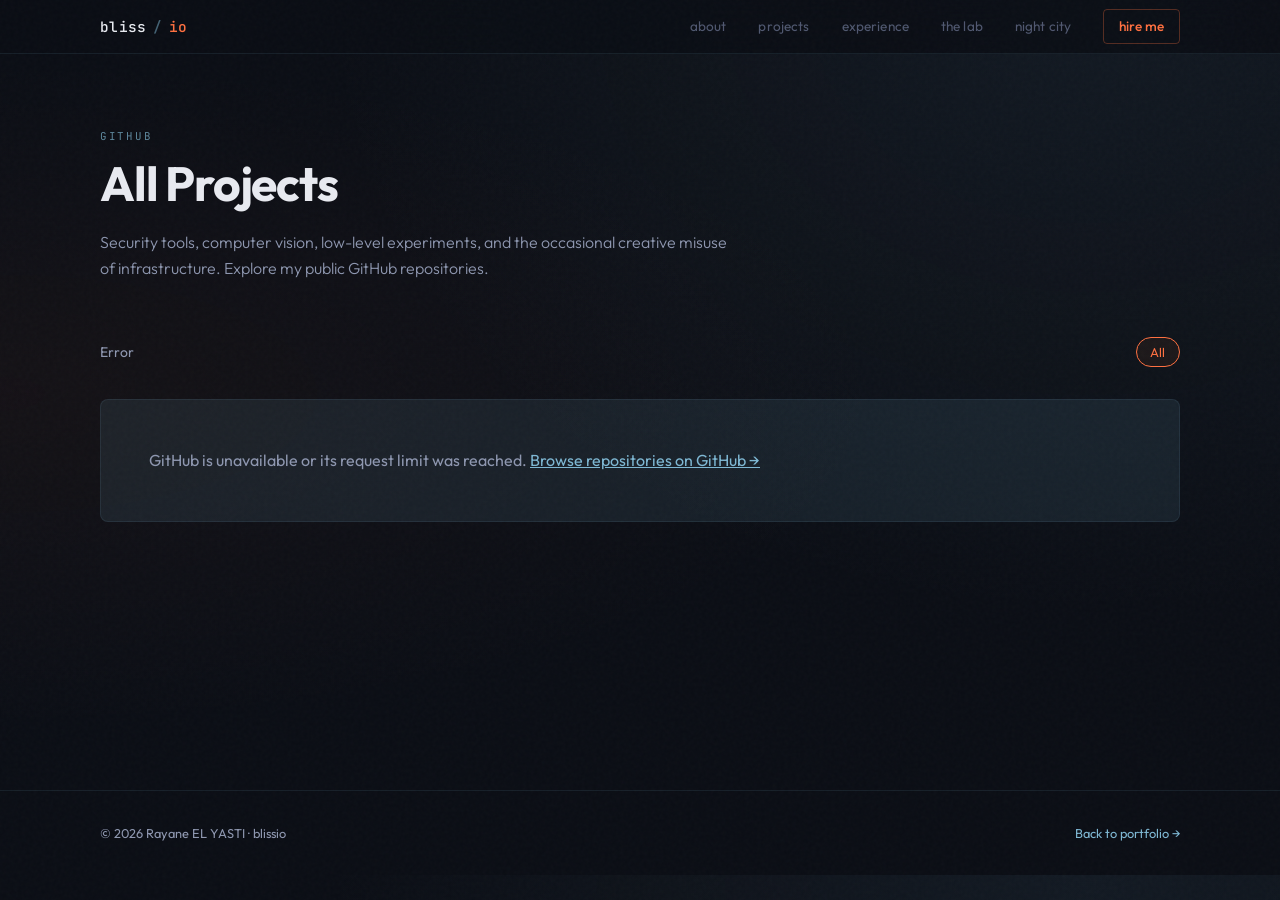
<file: projects.html>
<!DOCTYPE html>
<html lang="en">
<head>
    <meta charset="UTF-8">
    <meta name="viewport" content="width=device-width, initial-scale=1.0">
    <title>All Projects &mdash; BlissIO</title>
    <link rel="stylesheet" href="style.css">
    <link rel="icon" type="image/x-icon" href="icon.png">
    <link href="https://fonts.googleapis.com/css2?family=Outfit:wght@200;300;400;500;600;700&family=JetBrains+Mono:wght@300;400;500&display=swap" rel="stylesheet">
    <style>
        .controls {
            display: flex;
            justify-content: space-between;
            align-items: center;
            flex-wrap: wrap;
            gap: 1rem;
            margin-bottom: 2rem;
        }
        .stats { color: var(--text-2); font-size: 0.875rem; }
        .filter { display: flex; flex-wrap: wrap; gap: 0.5rem; }
        .filter-btn {
            background: var(--bg-card);
            border: 1px solid var(--border);
            color: var(--text-3);
            padding: 0.35rem 0.85rem;
            border-radius: 20px;
            cursor: pointer;
            font-family: 'Outfit', sans-serif;
            font-size: 0.8rem;
            font-weight: 400;
            transition: all 0.2s;
        }
        .filter-btn:hover,
        .filter-btn.active {
            border-color: var(--accent);
            color: var(--accent);
            background: rgba(255,107,43,0.06);
        }
        /* project cards on this page are anchor tags */
        .project-card { text-decoration: none; color: inherit; display: block; }
    </style>
</head>
<body class="inner-page">

<nav class="navbar scrolled" id="navbar"><div class="nav-inner">
<a href="index.html" class="nav-logo">bliss<span class="nav-logo-slash">/</span><span class="nav-logo-accent">io</span></a>
<div class="nav-links" id="navLinks"><a href="index.html#about">about</a><a href="projects.html">projects</a><a href="index.html#experience">experience</a><a href="lab.html">the lab</a><a href="shrine.html">night city</a><a href="index.html#contact" class="nav-cta">hire me</a></div>
<button class="nav-toggle" id="navToggle" aria-label="Toggle menu" aria-expanded="false"><span></span><span></span><span></span></button></div></nav>



    <main class="section page-main">
        <div class="container">
            <div class="section-header reveal">
                <div class="section-label">GitHub</div>
                <h1>All Projects</h1><p class="page-intro">Security tools, computer vision, low-level experiments, and the occasional creative misuse of infrastructure. Explore my public GitHub repositories.</p>
            </div>

            <div class="controls reveal">
                <div class="stats" id="stats">Loading...</div>
                <div class="filter" id="filter">
                    <button class="filter-btn active" data-lang="all">All</button>
                </div>
            </div>

            <div class="projects-grid" id="projects-grid">
                <div class="projects-loading">Fetching all repositories from GitHub...</div>
            </div>
        </div>
    </main>

<footer class="page-footer"><div class="container"><span>© 2026 Rayane EL YASTI · blissio</span><a href="index.html">Back to portfolio →</a></div></footer>

    <script>
document.getElementById('navToggle').addEventListener('click',function(){var open=document.getElementById('navLinks').classList.toggle('open');this.setAttribute('aria-expanded',String(open));});
    var GITHUB_USERNAME = 'blissio';

    var langEmoji = {
        'JavaScript': '🟨', 'Python': '🐍', 'HTML': '🌐', 'CSS': '🎨',
        'TypeScript': '💙', 'Java': '☕', 'C++': '⚡', 'C': '🔧',
        'Ruby': '💎', 'Go': '🐹', 'Rust': '🦀', 'PHP': '🐘',
        'Swift': '🍎', 'Kotlin': '🟣', 'Shell': '🐚', 'C#': '🟪', 'Lua': '🌙', 'Dart': '🎯'
    };

    var allRepos = [];

    var revealObserver = new IntersectionObserver(function(entries) {
        entries.forEach(function(e) {
            if (e.isIntersecting) { e.target.classList.add('in-view'); revealObserver.unobserve(e.target); }
        });
    }, { threshold: 0.08, rootMargin: '0px 0px -40px 0px' });

    document.querySelectorAll('.reveal').forEach(function(el) { revealObserver.observe(el); });

    function loadAllRepos() {
        var grid = document.getElementById('projects-grid');
        var stats = document.getElementById('stats');

        var page = 1;
        var repos = [];

        function fetchPage() {
            fetch('https://api.github.com/users/' + GITHUB_USERNAME + '/repos?per_page=100&page=' + page + '&sort=updated')
                .then(function(r) {
                    if (!r.ok) throw new Error(r.status);
                    return r.json();
                })
                .then(function(pageRepos) {
                    if (pageRepos.length === 0) {
                        allRepos = repos;
                        stats.textContent = repos.length + ' repositories';
                        buildFilters(repos);
                        displayRepos(repos);
                    } else {
                        repos = repos.concat(pageRepos);
                        page++;
                        fetchPage();
                    }
                })
                .catch(function() {
                    grid.innerHTML = '<div class="projects-loading">GitHub is unavailable or its request limit was reached. <a href="https://github.com/blissio?tab=repositories" style="color:var(--fjord)">Browse repositories on GitHub →</a></div>';
                    stats.textContent = 'Error';
                });
        }

        fetchPage();
    }

    function buildFilters(repos) {
        var filterEl = document.getElementById('filter');
        var langs = [];
        repos.forEach(function(r) { if (r.language && langs.indexOf(r.language) === -1) langs.push(r.language); });
        langs.sort();
        filterEl.innerHTML = '<button class="filter-btn active" data-lang="all" onclick="filterBy(\'all\')">All</button>';
        langs.forEach(function(lang) {
            var btn = document.createElement('button');
            btn.className = 'filter-btn';
            btn.textContent = lang;
            btn.setAttribute('data-lang', lang);
            btn.setAttribute('onclick', 'filterBy(\'' + lang.replace(/'/g, "\\'") + '\')');
            filterEl.appendChild(btn);
        });
    }

    function filterBy(lang) {
        document.querySelectorAll('.filter-btn').forEach(function(b) {
            b.classList.toggle('active', b.getAttribute('data-lang') === lang);
        });
        var filtered = lang === 'all' ? allRepos : allRepos.filter(function(r) { return r.language === lang; });
        document.getElementById('stats').textContent = filtered.length + ' of ' + allRepos.length + ' repositories';
        displayRepos(filtered);
    }

    function escapeHTML(value) { return String(value).replace(/[&<>"']/g,function(c){return {'&':'&amp;','<':'&lt;','>':'&gt;','"':'&quot;',"'":'&#39;'}[c];}); }
    function displayRepos(repos) {
        var grid = document.getElementById('projects-grid');
        grid.innerHTML = '';
        if (!repos.length) {
            grid.innerHTML = '<div class="projects-loading">No repos found.</div>';
            return;
        }
        repos.forEach(function(repo, i) {
            var card = document.createElement('a');
            card.className = 'project-card reveal';
            card.href = repo.html_url;
            card.target = '_blank';
            card.rel = 'noopener noreferrer';
            card.style.transitionDelay = (i % 6 * 0.06) + 's';
            var emoji = langEmoji[repo.language] || '📦';
            var lang = repo.language || 'Unknown';
            var desc = escapeHTML(repo.description || 'No description.');
            var date = new Date(repo.updated_at).toLocaleDateString('en-US', { year: 'numeric', month: 'short' });
            var topicsHTML = (repo.topics || []).slice(0, 3).map(function(t) {
                return '<span style="font-size:0.72rem;color:var(--text-3);font-family:\'JetBrains Mono\',monospace;">#' + escapeHTML(t) + '</span>';
            }).join('');
            card.innerHTML =
                '<div class="project-card-inner">' +
                    '<div class="project-emoji">' + emoji + '</div>' +
                    '<div class="project-lang">' + lang + '</div>' +
                    '<h3>' + escapeHTML(repo.name) + '</h3>' +
                    '<p>' + desc + '</p>' +
                    '<div class="project-meta">' +
                        '<span>&#11088; ' + repo.stargazers_count + '</span>' +
                        '<span>&#x1F374; ' + repo.forks_count + '</span>' +
                        '<span>&#x1F4C5; ' + date + '</span>' +
                    '</div>' +
                    '<div style="display:flex;gap:0.4rem;flex-wrap:wrap;">' + topicsHTML + '</div>' +
                '</div>';
            grid.appendChild(card);
            revealObserver.observe(card);
        });
    }

    document.addEventListener('DOMContentLoaded', loadAllRepos);
    </script>

</body>
</html>
</file>
<file: style.css>
*, *::before, *::after { margin: 0; padding: 0; box-sizing: border-box; }

    :root {
        /* Norwegian winter palette  deep slate sky, fjord teal, warm orange fire */
        --bg:           #0b0e15;
        --bg-2:         #0f1219;
        --bg-card:      #141820;
        --bg-card-2:    #191e28;
        --border:       rgba(126,184,212,0.10);
        --border-2:     rgba(126,184,212,0.18);
        --text:         #e8eaf0;
        --text-2:       #8e97b0;
        --text-3:       #505870;
        --accent:       #ff7040;
        --accent-2:     #ff9268;
        --accent-glow:  rgba(255,112,64,0.20);
        --fjord:        #7eb8d4;
        --fjord-dim:    rgba(126,184,212,0.15);
        --fjord-glow:   rgba(126,184,212,0.08);
    }

    html { scroll-behavior: smooth; }

    body {
        font-family: 'Outfit', -apple-system, sans-serif;
        background: var(--bg);
        color: var(--text);
        line-height: 1.6;
        overflow-x: hidden;
        -webkit-font-smoothing: antialiased;
    }

    /* GRAIN OVERLAY  indie web texture */
    body::before {
        content: '';
        position: fixed; inset: 0; z-index: 9998;
        pointer-events: none;
        background-image: url("data:image/svg+xml,%3Csvg viewBox='0 0 256 256' xmlns='http://www.w3.org/2000/svg'%3E%3Cfilter id='noise'%3E%3CfeTurbulence type='fractalNoise' baseFrequency='0.9' numOctaves='4' stitchTiles='stitch'/%3E%3C/filter%3E%3Crect width='100%25' height='100%25' filter='url(%23noise)' opacity='1'/%3E%3C/svg%3E");
        opacity: 0.025;
    }

    /* REVEAL */
    .reveal, .reveal-left, .reveal-right {
        opacity: 0;
        transform: translateY(28px);
        transition: opacity 0.85s cubic-bezier(0.16, 1, 0.3, 1),
                    transform 0.85s cubic-bezier(0.16, 1, 0.3, 1);
    }
    .reveal-left  { transform: translateX(-28px); }
    .reveal-right { transform: translateX(28px); }
    .reveal.in-view, .reveal-left.in-view, .reveal-right.in-view { opacity: 1; transform: translate(0,0); }
    .delay-1 { transition-delay: 0.08s; }
    .delay-2 { transition-delay: 0.16s; }
    .delay-3 { transition-delay: 0.24s; }
    .delay-4 { transition-delay: 0.34s; }

    /* NAVBAR */
    .navbar {
        position: fixed; top: 0; left: 0; right: 0;
        z-index: 1000; padding: 0 2rem; height: 54px;
        display: flex; align-items: center;
        transition: background 0.35s, border-color 0.35s;
        border-bottom: 1px solid transparent;
    }
    .navbar.scrolled {
        background: rgba(11,14,21,0.88);
        backdrop-filter: blur(24px); -webkit-backdrop-filter: blur(24px);
        border-bottom-color: var(--border);
    }
    .nav-inner {
        width: 100%; max-width: 1080px; margin: 0 auto;
        display: flex; align-items: center; justify-content: space-between;
    }
    .nav-logo {
        font-family: 'JetBrains Mono', monospace;
        font-size: 0.9rem; font-weight: 500; letter-spacing: 0.02em;
        color: var(--text); text-decoration: none;
        display: flex; align-items: center; gap: 0.4rem;
    }
    .nav-logo-slash { color: var(--fjord); opacity: 0.5; }
    .nav-logo-accent { color: var(--accent); }
    .nav-links { display: flex; align-items: center; gap: 2rem; }
    .nav-links a {
        color: var(--text-3); text-decoration: none;
        font-size: 0.85rem; font-weight: 400;
        transition: color 0.2s; letter-spacing: 0.01em;
    }
    .nav-links a:hover { color: var(--text); }
    .nav-cta {
        color: var(--accent) !important; font-weight: 500 !important;
        border: 1px solid rgba(255,112,64,0.3) !important;
        padding: 0.35rem 0.9rem; border-radius: 4px;
        transition: background 0.2s, border-color 0.2s !important;
    }
    .nav-cta:hover { background: rgba(255,112,64,0.08) !important; border-color: rgba(255,112,64,0.5) !important; }
    .nav-toggle {
        display: none; flex-direction: column; gap: 5px;
        background: none; border: none; cursor: pointer; padding: 4px;
    }
    .nav-toggle span {
        display: block; width: 20px; height: 1.5px;
        background: var(--text); border-radius: 2px; transition: all 0.3s;
    }

    /* HERO */
    .hero {
        min-height: 100vh; display: flex; align-items: center;
        position: relative; overflow: hidden; padding: 8rem 2rem 5rem;
    }
    .hero-bg { position: absolute; inset: 0; z-index: 0; overflow: hidden; }
    .hero-aurora {
        position: absolute;
        width: 900px; height: 600px;
        top: -100px; right: -200px;
        background: radial-gradient(ellipse at 60% 40%,
            rgba(126,184,212,0.07) 0%,
            rgba(255,112,64,0.05) 40%,
            transparent 70%);
        animation: aurora-drift 14s ease-in-out infinite;
        transform-origin: center center;
    }
    .hero-aurora-2 {
        position: absolute;
        width: 600px; height: 400px;
        bottom: -50px; left: -150px;
        background: radial-gradient(ellipse,
            rgba(126,184,212,0.04) 0%,
            transparent 65%);
        animation: aurora-drift 20s ease-in-out infinite reverse;
    }
    @keyframes aurora-drift {
        0%, 100% { transform: translate(0,0) scale(1); opacity: 0.7; }
        33%       { transform: translate(30px,-20px) scale(1.05); opacity: 1; }
        66%       { transform: translate(-20px,15px) scale(0.97); opacity: 0.85; }
    }

    /* Subtle grid lines  quiet structure */
    .hero-grid {
        position: absolute; inset: 0;
        background-image:
            linear-gradient(rgba(126,184,212,0.025) 1px, transparent 1px),
            linear-gradient(90deg, rgba(126,184,212,0.025) 1px, transparent 1px);
        background-size: 60px 60px;
        mask-image: radial-gradient(ellipse 80% 80% at 50% 50%, black 0%, transparent 100%);
    }

    .hero-content {
        position: relative; z-index: 1;
        max-width: 960px; margin: 0 auto; width: 100%;
    }
    .hero-eyebrow {
        font-family: 'JetBrains Mono', monospace;
        font-size: 0.72rem; font-weight: 400; letter-spacing: 0.14em;
        text-transform: uppercase; color: var(--fjord);
        margin-bottom: 2rem; display: flex; align-items: center; gap: 0.75rem;
        opacity: 0.8;
    }
    .eyebrow-line { width: 28px; height: 1px; background: var(--fjord); opacity: 0.4; }

    .hero-title {
        font-size: clamp(3rem, 7.5vw, 6rem);
        font-weight: 700; line-height: 1.02;
        letter-spacing: -0.035em; margin-bottom: 0.5rem;
    }
    .hero-title .line { display: block; }
    .hero-title .dim  { color: var(--text-3); }
    /* The italic lora line  the personality moment */
    .hero-title .lora-line {
        font-family: 'Lora', Georgia, serif;
        font-style: italic; font-weight: 400;
        font-size: 0.88em;
        color: var(--accent);
        letter-spacing: -0.01em;
    }

    .hero-sub {
        font-size: 1.05rem; color: var(--text-2); font-weight: 300;
        max-width: 500px; line-height: 1.8; margin-bottom: 2.5rem;
        margin-top: 1.5rem;
    }
    .hero-sub code {
        font-family: 'JetBrains Mono', monospace; font-size: 0.88em;
        color: var(--fjord); background: var(--fjord-glow);
        padding: 0.1em 0.35em; border-radius: 3px;
    }
    .hero-actions { display: flex; gap: 1rem; flex-wrap: wrap; align-items: center; }

    /* Subtle location tag */
    .hero-location {
        font-family: 'JetBrains Mono', monospace;
        font-size: 0.7rem; color: var(--text-3);
        letter-spacing: 0.08em; margin-top: 2.5rem;
        display: flex; align-items: center; gap: 0.5rem;
    }
    .hero-location::before { content: '// '; color: var(--text-3); opacity: 0.5; }

    .hero-scroll-hint {
        position: absolute; bottom: 2.5rem; left: 50%;
        transform: translateX(-50%);
        display: flex; flex-direction: column; align-items: center; gap: 0.5rem;
        color: var(--text-3); font-size: 0.65rem; letter-spacing: 0.14em; text-transform: uppercase;
    }
    .scroll-line {
        width: 1px; height: 36px;
        background: linear-gradient(to bottom, var(--fjord), transparent);
        opacity: 0.4;
        animation: scroll-anim 2s ease-in-out infinite;
    }
    @keyframes scroll-anim {
        0%   { transform: scaleY(0); transform-origin: top; }
        50%  { transform: scaleY(1); transform-origin: top; }
        51%  { transform: scaleY(1); transform-origin: bottom; }
        100% { transform: scaleY(0); transform-origin: bottom; }
    }

    /* BUTTONS */
    .btn-primary {
        display: inline-block; background: var(--accent); color: #fff;
        text-decoration: none; padding: 0.75rem 1.6rem; border-radius: 5px;
        font-size: 0.92rem; font-weight: 500;
        transition: background 0.2s, transform 0.2s, box-shadow 0.2s;
        letter-spacing: 0.01em;
    }
    .btn-primary:hover {
        background: var(--accent-2); transform: translateY(-1px);
        box-shadow: 0 8px 28px var(--accent-glow);
    }
    .btn-ghost {
        display: inline-block; background: transparent; color: var(--text-2);
        text-decoration: none; padding: 0.75rem 1.6rem; border-radius: 5px;
        font-size: 0.92rem; font-weight: 400; border: 1px solid var(--border-2);
        transition: color 0.2s, border-color 0.2s, background 0.2s;
    }
    .btn-ghost:hover {
        color: var(--text); border-color: rgba(126,184,212,0.3);
        background: var(--fjord-glow);
    }

    /* SECTIONS */
    .section { padding: 7rem 2rem; }
    .section-alt { background: var(--bg-2); }
    .container { max-width: 1080px; margin: 0 auto; }
    .section-header { margin-bottom: 3.5rem; }
    .section-header h2 {
        font-size: clamp(1.9rem, 4vw, 3rem);
        font-weight: 700; letter-spacing: -0.025em; line-height: 1.1;
    }
    .section-label {
        font-family: 'JetBrains Mono', monospace;
        font-size: 0.68rem; font-weight: 400; letter-spacing: 0.16em;
        text-transform: uppercase; color: var(--fjord); margin-bottom: 0.75rem;
        opacity: 0.7;
    }

    /* INDIE DIVIDER  the signature texture element */
    .indie-rule {
        display: flex; align-items: center; gap: 0.75rem;
        margin: 0 0 3rem;
        color: var(--text-3);
        font-family: 'JetBrains Mono', monospace;
        font-size: 0.65rem; letter-spacing: 0.08em; opacity: 0.4;
    }
    .indie-rule::before { content: ' ✦ '; }
    .indie-rule::after  { content: ' ✦ '; }

    /* NOW STRIP */
    .now-strip {
        border-top: 1px solid var(--border);
        border-bottom: 1px solid var(--border);
        padding: 1.25rem 2rem;
        background: var(--bg-2);
        overflow: hidden;
    }
    .now-inner {
        max-width: 1080px; margin: 0 auto;
        display: flex; align-items: center; gap: 1.5rem; flex-wrap: wrap;
    }
    .now-label {
        font-family: 'JetBrains Mono', monospace;
        font-size: 0.66rem; font-weight: 500; letter-spacing: 0.14em;
        text-transform: uppercase; color: var(--accent);
        display: flex; align-items: center; gap: 0.5rem; white-space: nowrap;
    }
    .now-dot {
        width: 5px; height: 5px; border-radius: 50%; background: var(--accent);
        animation: dot-blink 2.4s ease-in-out infinite;
    }
    @keyframes dot-blink {
        0%, 100% { opacity: 1; } 50% { opacity: 0.3; }
    }
    .now-sep { color: var(--text-3); opacity: 0.3; font-family: 'JetBrains Mono', monospace; }
    .now-items { display: flex; gap: 0.75rem; flex-wrap: wrap; }
    .now-item {
        font-size: 0.78rem; color: var(--text-2);
        padding: 0.2rem 0.65rem;
        border: 1px solid var(--border); border-radius: 3px;
        background: var(--bg-card);
        font-family: 'JetBrains Mono', monospace;
        letter-spacing: 0.01em;
    }

    /* ABOUT */
    .about-layout {
        display: grid; grid-template-columns: 280px 1fr;
        gap: 5rem; align-items: start;
    }
    .about-image-wrap { position: relative; }
    .about-img-frame {
        position: relative; border-radius: 8px; overflow: hidden;
        aspect-ratio: 3/4;
        border: 1px solid var(--border-2);
    }
    .about-img { width: 100%; height: 100%; object-fit: cover; display: block; }
    .about-badge {
        margin-top: 1rem;
        display: flex; align-items: center; gap: 0.5rem;
        font-size: 0.75rem; color: var(--text-3);
        font-family: 'JetBrains Mono', monospace; letter-spacing: 0.04em;
    }
    .badge-dot { width: 6px; height: 6px; border-radius: 50%; background: #4ade80; animation: dot-blink 2.4s ease-in-out infinite; }

    /* Flags */
    .about-flags {
        display: flex; gap: 0.5rem; margin-top: 0.75rem; align-items: center;
    }
    .flag { font-size: 1.2rem; }
    .flag-label { font-size: 0.7rem; color: var(--text-3); font-family: 'JetBrains Mono', monospace; }

    .about-text h2 {
        font-size: clamp(1.8rem, 3.5vw, 2.6rem);
        font-weight: 700; letter-spacing: -0.025em; line-height: 1.1; margin-bottom: 1.5rem;
    }
    .about-text h2 em {
        font-family: 'Lora', Georgia, serif;
        font-style: italic; font-weight: 400; color: var(--fjord);
        font-size: 0.9em;
    }
    .about-text p {
        color: var(--text-2); font-weight: 300;
        font-size: 0.97rem; line-height: 1.85; margin-bottom: 1.1rem;
    }
    .about-text p:last-of-type { margin-bottom: 0; }
    .about-text code {
        font-family: 'JetBrains Mono', monospace; font-size: 0.86em;
        color: var(--fjord); background: var(--fjord-glow);
        padding: 0.1em 0.32em; border-radius: 3px;
    }
    .about-chips { display: flex; flex-wrap: wrap; gap: 0.4rem; margin: 1.5rem 0; }
    .chip {
        font-size: 0.73rem; color: var(--text-3);
        padding: 0.25rem 0.65rem; border: 1px solid var(--border);
        border-radius: 3px; background: var(--bg-card);
        font-family: 'JetBrains Mono', monospace; letter-spacing: 0.02em;
    }

    /* STATS ROW */
    .stats-row {
        display: grid; grid-template-columns: repeat(3, 1fr);
        gap: 1px; background: var(--border);
        border: 1px solid var(--border); border-radius: 6px;
        overflow: hidden; margin-top: 2rem;
    }
    .stat-cell { background: var(--bg-card); padding: 1.1rem 1.25rem; text-align: center; }
    .stat-num {
        font-size: 1.6rem; font-weight: 700; color: var(--text);
        letter-spacing: -0.04em; line-height: 1;
    }
    .stat-num .acc { color: var(--accent); }
    .stat-num .fj  { color: var(--fjord); }
    .stat-label { font-size: 0.65rem; color: var(--text-3); text-transform: uppercase; letter-spacing: 0.1em; margin-top: 0.3rem; font-family: 'JetBrains Mono', monospace; }

    /* PROJECTS */
    .projects-grid { display: grid; grid-template-columns: repeat(3, 1fr); gap: 1px; background: var(--border); border: 1px solid var(--border); border-radius: 8px; overflow: hidden; }
    .project-card {
        background: var(--bg-card); padding: 1.75rem;
        transition: background 0.25s; cursor: pointer;
        text-decoration: none; color: inherit; display: block;
    }
    .project-card:hover { background: var(--bg-card-2); }
    .project-card.wip { opacity: 0.75; }
    .project-card.wip:hover { opacity: 1; background: var(--bg-card-2); }
    .project-emoji { font-size: 1.5rem; margin-bottom: 0.9rem; display: block; }
    .project-tag {
        font-family: 'JetBrains Mono', monospace;
        font-size: 0.65rem; letter-spacing: 0.1em; text-transform: uppercase;
        color: var(--fjord); margin-bottom: 0.5rem; display: block; opacity: 0.7;
    }
    .project-card h3 { font-size: 0.97rem; font-weight: 600; margin-bottom: 0.5rem; color: var(--text); line-height: 1.3; }
    .project-card p { font-size: 0.82rem; color: var(--text-2); line-height: 1.65; margin-bottom: 1rem; font-weight: 300; }
    .project-link { font-size: 0.78rem; color: var(--accent); font-weight: 500; }
    .project-wip-link { font-size: 0.78rem; color: var(--text-3); }
    .project-award {
        display: inline-block; font-size: 0.62rem; font-weight: 600;
        padding: 0.15rem 0.5rem; border-radius: 3px;
        background: rgba(255,112,64,0.1); color: var(--accent);
        border: 1px solid rgba(255,112,64,0.2);
        font-family: 'JetBrains Mono', monospace; letter-spacing: 0.06em;
        margin-bottom: 0.5rem; display: block;
    }

    /* EXPERIENCE */
    .exp-list { display: flex; flex-direction: column; }
    .exp-item {
        display: grid; grid-template-columns: 150px 1fr;
        gap: 2rem; padding: 2rem 0;
        border-bottom: 1px solid var(--border);
    }
    .exp-item:first-child { border-top: 1px solid var(--border); }
    .exp-date { font-family: 'JetBrains Mono', monospace; font-size: 0.72rem; color: var(--text-3); line-height: 1.6; padding-top: 0.15rem; }
    .exp-now { display: block; color: var(--accent); margin-bottom: 0.3rem; font-size: 0.62rem; letter-spacing: 0.1em; text-transform: uppercase; }
    .exp-role { font-size: 0.97rem; font-weight: 600; color: var(--text); margin-bottom: 0.2rem; }
    .exp-org { font-size: 0.85rem; color: var(--fjord); font-weight: 400; margin-bottom: 0.75rem; opacity: 0.8; }
    .exp-org span { color: var(--text-3); }
    .exp-body { font-size: 0.85rem; color: var(--text-2); line-height: 1.75; font-weight: 300; }
    .exp-tags { display: flex; gap: 0.35rem; flex-wrap: wrap; margin-top: 0.65rem; }
    .exp-tag {
        font-size: 0.65rem; color: var(--text-3);
        font-family: 'JetBrains Mono', monospace;
        padding: 0.12rem 0.45rem; border: 1px solid var(--border);
        border-radius: 3px; background: var(--bg);
    }

    /* POSTS */
    .posts-list { display: flex; flex-direction: column; }
    .post-item { border-bottom: 1px solid var(--border); }
    .post-item:first-child { border-top: 1px solid var(--border); }
    .post-item-inner { padding: 2rem 0; cursor: pointer; }
    .post-item-inner:hover .post-title { color: var(--accent); }
    .post-item-inner:hover .post-read-more { opacity: 0.6; }
    .post-meta { display: flex; align-items: center; gap: 1rem; flex-wrap: wrap; margin-bottom: 0.5rem; }
    .post-date { font-family: 'JetBrains Mono', monospace; font-size: 0.68rem; color: var(--text-3); letter-spacing: 0.06em; }
    .post-tags { display: flex; gap: 0.35rem; flex-wrap: wrap; }
    .post-tag { font-size: 0.65rem; color: var(--fjord); font-family: 'JetBrains Mono', monospace; opacity: 0.7; }
    .post-title { font-size: 1.15rem; font-weight: 600; color: var(--text); line-height: 1.35; margin-bottom: 0.5rem; transition: color 0.2s; letter-spacing: -0.01em; }
    .post-excerpt { font-size: 0.85rem; color: var(--text-2); line-height: 1.7; font-weight: 300; margin-bottom: 0.6rem; }
    .post-read-more { font-size: 0.78rem; color: var(--accent); font-weight: 500; transition: opacity 0.2s; }

    /* MODALS */
    .post-modal { position: fixed; inset: 0; z-index: 2000; pointer-events: none; opacity: 0; transition: opacity 0.3s; }
    .post-modal.open { pointer-events: all; opacity: 1; }
    .modal-backdrop { position: absolute; inset: 0; background: rgba(7,9,14,0.92); backdrop-filter: blur(16px); -webkit-backdrop-filter: blur(16px); }
    .modal-panel {
        position: absolute; top: 50%; left: 50%;
        transform: translate(-50%, -46%);
        width: min(680px, 92vw); max-height: 85vh; overflow-y: auto;
        background: var(--bg-card-2); border: 1px solid var(--border-2);
        border-radius: 10px; padding: 3rem;
        transition: transform 0.35s cubic-bezier(0.16, 1, 0.3, 1);
    }
    .post-modal.open .modal-panel { transform: translate(-50%, -50%); }
    .modal-panel::-webkit-scrollbar { width: 3px; }
    .modal-panel::-webkit-scrollbar-thumb { background: var(--border-2); border-radius: 2px; }
    .modal-close {
        position: absolute; top: 1.25rem; right: 1.25rem;
        background: rgba(255,255,255,0.05); border: 1px solid var(--border);
        color: var(--text-3); width: 30px; height: 30px; border-radius: 4px;
        cursor: pointer; font-size: 0.78rem;
        display: flex; align-items: center; justify-content: center; transition: all 0.2s;
    }
    .modal-close:hover { background: rgba(255,255,255,0.1); color: var(--text); }
    .modal-meta { display: flex; align-items: center; gap: 1rem; flex-wrap: wrap; margin-bottom: 1rem; }
    .modal-title { font-size: 1.5rem; font-weight: 700; line-height: 1.25; letter-spacing: -0.02em; margin-bottom: 1.5rem; }
    .modal-content { font-size: 0.95rem; color: var(--text-2); line-height: 1.85; font-weight: 300; }
    .modal-content p { margin-bottom: 1rem; }

    /* FOOTER */
    .footer { padding: 6rem 2rem 3rem; background: var(--bg); border-top: 1px solid var(--border); }
    .footer-inner { display: grid; grid-template-columns: 1.5fr 1fr; gap: 4rem; padding-bottom: 4rem; border-bottom: 1px solid var(--border); }
    .footer-headline { font-size: clamp(1.75rem, 3.5vw, 2.6rem); font-weight: 700; letter-spacing: -0.025em; margin-bottom: 1rem; line-height: 1.15; }
    .footer-headline em { font-family: 'Lora', serif; font-style: italic; font-weight: 400; color: var(--fjord); }
    .footer-left p { color: var(--text-2); font-weight: 300; font-size: 0.95rem; max-width: 400px; line-height: 1.75; }
    .footer-links { display: flex; gap: 3rem; align-items: flex-start; }
    .footer-col { display: flex; flex-direction: column; gap: 0.7rem; }
    .footer-col-label { font-family: 'JetBrains Mono', monospace; font-size: 0.65rem; font-weight: 500; letter-spacing: 0.12em; text-transform: uppercase; color: var(--text-3); margin-bottom: 0.25rem; }
    .footer-col a { color: var(--text-2); text-decoration: none; font-size: 0.88rem; transition: color 0.2s; }
    .footer-col a:hover { color: var(--text); }
    .footer-bottom { display: flex; justify-content: space-between; align-items: center; padding-top: 2rem; font-family: 'JetBrains Mono', monospace; font-size: 0.65rem; color: var(--text-3); flex-wrap: wrap; gap: 0.5rem; letter-spacing: 0.04em; }

    /* CURSOR TRAIL */
    .cursor-trail {
        position: absolute; width: 3px; height: 3px;
        background: var(--fjord); border-radius: 50%;
        pointer-events: none; opacity: 0; z-index: 9999;
        animation: trail-fade 0.7s ease-out forwards;
    }
    @keyframes trail-fade { 0% { opacity: 0.4; transform: scale(1); } 100% { opacity: 0; transform: scale(0); } }

    /* RESPONSIVE */
    @media (max-width: 900px) {
        .about-layout { grid-template-columns: 1fr; gap: 3rem; }
        .about-image-wrap { max-width: 260px; }
        .footer-inner { grid-template-columns: 1fr; gap: 3rem; }
        .exp-item { grid-template-columns: 1fr; gap: 0.5rem; }
        .projects-grid { grid-template-columns: 1fr 1fr; }
    }
    @media (max-width: 768px) {
        .nav-links { display: none; position: fixed; top: 54px; left: 0; right: 0; background: rgba(11,14,21,0.98); backdrop-filter: blur(20px); flex-direction: column; padding: 2rem; gap: 1.5rem; border-bottom: 1px solid var(--border); }
        .nav-links.open { display: flex; }
        .nav-toggle { display: flex; }
        .section { padding: 5rem 1.25rem; }
        .projects-grid { grid-template-columns: 1fr; background: none; border: none; border-radius: 0; gap: 1px; }
        .project-card { border: 1px solid var(--border); border-radius: 8px; margin-bottom: 0; }
        .footer-links { gap: 2rem; }
        .modal-panel { padding: 2rem 1.5rem; }
        .now-items { gap: 0.5rem; }
    }
    @media (max-width: 480px) {
        .hero-actions { flex-direction: column; }
        .stats-row { grid-template-columns: 1fr 1fr; }
        .stats-row .stat-cell:last-child { grid-column: 1 / -1; }
    }

/* Shared inner pages */
.page-main { min-height:calc(100vh - 110px); padding-top:8rem; position:relative; }
body.inner-page { background:radial-gradient(ellipse at 85% 0%,rgba(126,184,212,.07),transparent 50%),radial-gradient(ellipse at 0% 45%,rgba(255,112,64,.04),transparent 50%),var(--bg); }
.page-intro { max-width:640px; color:var(--text-2); margin-top:1.25rem; font-weight:300; }
.project-meta { display:flex; flex-wrap:wrap; gap:1rem; font-family:'JetBrains Mono',monospace; font-size:.68rem; color:var(--text-2); margin-bottom:1rem; }
.project-lang { color:var(--fjord); font-family:'JetBrains Mono',monospace; font-size:.68rem; margin-bottom:.5rem; }
.projects-loading { grid-column:1/-1; padding:3rem; color:var(--text-2); }
.page-footer { border-top:1px solid var(--border); padding:2rem; color:var(--text-2); font-size:.8rem; }
.page-footer .container { display:flex; justify-content:space-between; gap:1rem; flex-wrap:wrap; }
.page-footer a { color:var(--fjord); text-decoration:none; }
a:focus-visible,button:focus-visible,input:focus-visible { outline:2px solid var(--fjord); outline-offset:5px; }
@media(prefers-reduced-motion:reduce){ *,*::before,*::after { animation:none!important;scroll-behavior:auto!important;transition:none!important; } .reveal,.reveal-left,.reveal-right { opacity:1;transform:none; } }

.section-header h1 { font-size:clamp(1.9rem,4vw,3rem);font-weight:700;letter-spacing:-.025em;line-height:1.1; }
</file>
